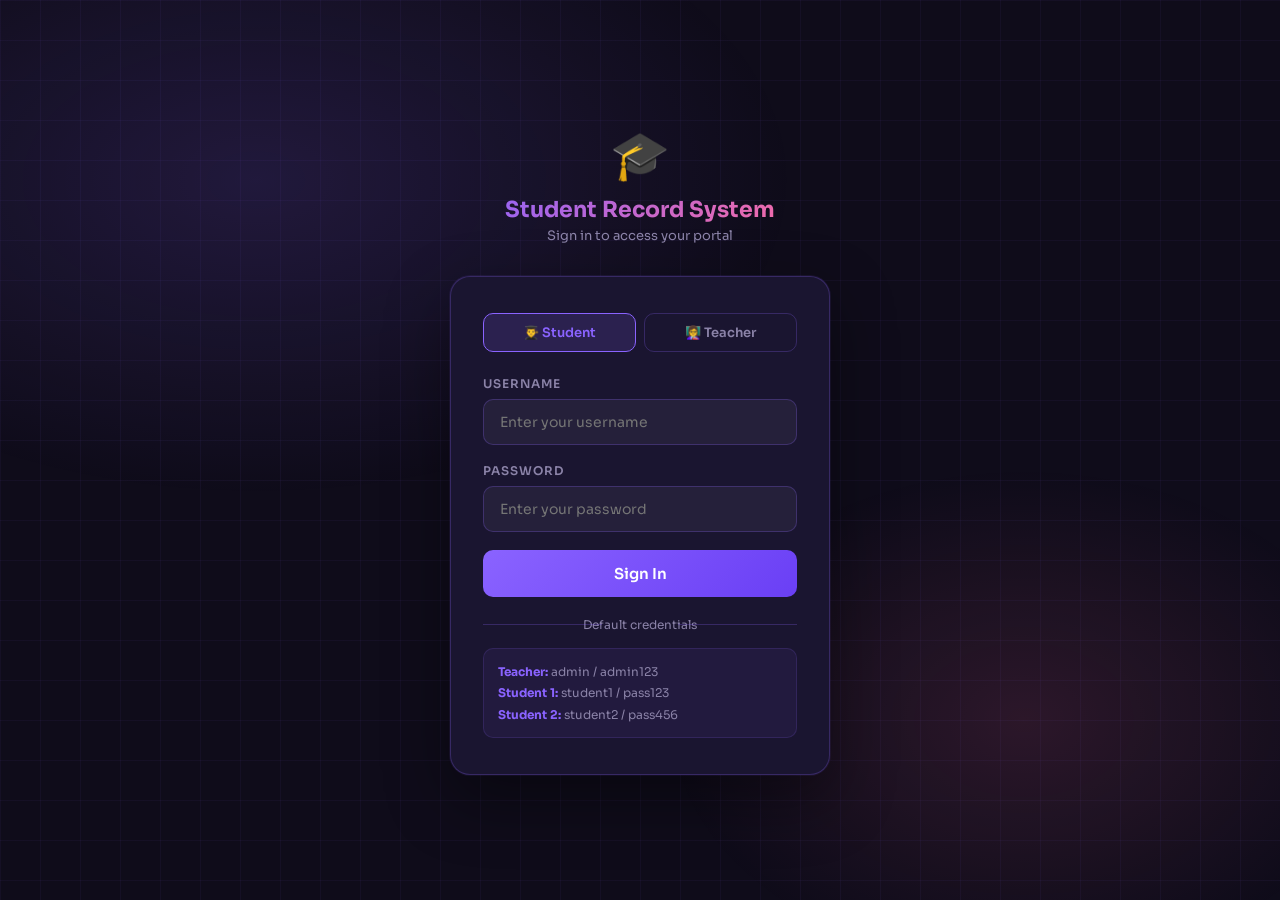
<file: templates/login.html>
<!DOCTYPE html>
<html lang="en">
<head>
    <meta charset="UTF-8">
    <title>Login – Student Record System</title>
    <link href="https://fonts.googleapis.com/css2?family=Sora:wght@300;400;600;700&display=swap" rel="stylesheet">
    <style>
        *, *::before, *::after { box-sizing: border-box; margin: 0; padding: 0; }

        :root {
            --bg: #0f0c1a;
            --card: #1a1530;
            --border: rgba(138, 99, 255, 0.25);
            --accent: #8a63ff;
            --accent2: #ff6b9d;
            --text: #e8e0ff;
            --muted: #8b83a8;
        }

        body {
            font-family: 'Sora', sans-serif;
            background: var(--bg);
            color: var(--text);
            min-height: 100vh;
            display: flex;
            align-items: center;
            justify-content: center;
            overflow: hidden;
        }

        /* Animated background */
        body::before {
            content: '';
            position: fixed;
            inset: 0;
            background:
                radial-gradient(ellipse 60% 50% at 20% 20%, rgba(138,99,255,0.15) 0%, transparent 70%),
                radial-gradient(ellipse 40% 40% at 80% 80%, rgba(255,107,157,0.12) 0%, transparent 70%);
            z-index: 0;
        }

        .grid-bg {
            position: fixed;
            inset: 0;
            background-image:
                linear-gradient(rgba(138,99,255,0.05) 1px, transparent 1px),
                linear-gradient(90deg, rgba(138,99,255,0.05) 1px, transparent 1px);
            background-size: 40px 40px;
            z-index: 0;
        }

        .wrap {
            position: relative;
            z-index: 1;
            width: 100%;
            max-width: 420px;
            padding: 20px;
        }

        .brand {
            text-align: center;
            margin-bottom: 32px;
        }

        .brand-icon {
            font-size: 48px;
            display: block;
            margin-bottom: 10px;
            animation: float 3s ease-in-out infinite;
        }

        @keyframes float {
            0%, 100% { transform: translateY(0); }
            50% { transform: translateY(-8px); }
        }

        .brand h1 {
            font-size: 22px;
            font-weight: 700;
            background: linear-gradient(135deg, var(--accent), var(--accent2));
            -webkit-background-clip: text;
            -webkit-text-fill-color: transparent;
            background-clip: text;
        }

        .brand p {
            font-size: 13px;
            color: var(--muted);
            margin-top: 4px;
        }

        .card {
            background: var(--card);
            border: 1px solid var(--border);
            border-radius: 20px;
            padding: 36px 32px;
            box-shadow: 0 24px 64px rgba(0,0,0,0.4), 0 0 0 1px rgba(138,99,255,0.1);
            animation: slideUp 0.5s cubic-bezier(0.16, 1, 0.3, 1);
        }

        @keyframes slideUp {
            from { opacity: 0; transform: translateY(30px); }
            to   { opacity: 1; transform: translateY(0); }
        }

        .field {
            margin-bottom: 18px;
        }

        .field label {
            display: block;
            font-size: 12px;
            font-weight: 600;
            color: var(--muted);
            text-transform: uppercase;
            letter-spacing: 0.08em;
            margin-bottom: 8px;
        }

        .field input {
            width: 100%;
            padding: 13px 16px;
            background: rgba(255,255,255,0.05);
            border: 1px solid var(--border);
            border-radius: 10px;
            color: var(--text);
            font-family: 'Sora', sans-serif;
            font-size: 14px;
            transition: border-color 0.2s, box-shadow 0.2s;
            outline: none;
        }

        .field input:focus {
            border-color: var(--accent);
            box-shadow: 0 0 0 3px rgba(138,99,255,0.15);
        }

        .role-toggle {
            display: flex;
            gap: 8px;
            margin-bottom: 24px;
        }

        .role-btn {
            flex: 1;
            padding: 10px;
            border: 1px solid var(--border);
            border-radius: 10px;
            background: transparent;
            color: var(--muted);
            font-family: 'Sora', sans-serif;
            font-size: 13px;
            font-weight: 600;
            cursor: pointer;
            transition: all 0.2s;
        }

        .role-btn.active {
            background: rgba(138,99,255,0.15);
            border-color: var(--accent);
            color: var(--accent);
        }

        .btn-login {
            width: 100%;
            padding: 14px;
            background: linear-gradient(135deg, var(--accent), #6a3ff5);
            border: none;
            border-radius: 10px;
            color: white;
            font-family: 'Sora', sans-serif;
            font-size: 15px;
            font-weight: 600;
            cursor: pointer;
            transition: all 0.3s;
            position: relative;
            overflow: hidden;
        }

        .btn-login::after {
            content: '';
            position: absolute;
            inset: 0;
            background: linear-gradient(135deg, rgba(255,255,255,0.1), transparent);
            opacity: 0;
            transition: opacity 0.2s;
        }

        .btn-login:hover::after { opacity: 1; }
        .btn-login:hover { transform: translateY(-1px); box-shadow: 0 8px 24px rgba(138,99,255,0.4); }
        .btn-login:active { transform: translateY(0); }

        .alert {
            padding: 12px 16px;
            border-radius: 10px;
            font-size: 13px;
            margin-bottom: 18px;
            display: none;
        }

        .alert.error {
            background: rgba(255, 75, 75, 0.12);
            border: 1px solid rgba(255, 75, 75, 0.3);
            color: #ff7b7b;
        }

        .alert.success {
            background: rgba(75, 210, 143, 0.12);
            border: 1px solid rgba(75, 210, 143, 0.3);
            color: #4bd28f;
        }

        .divider {
            text-align: center;
            font-size: 12px;
            color: var(--muted);
            margin: 20px 0 16px;
            position: relative;
        }

        .divider::before, .divider::after {
            content: '';
            position: absolute;
            top: 50%;
            width: 38%;
            height: 1px;
            background: var(--border);
        }
        .divider::before { left: 0; }
        .divider::after { right: 0; }

        .demo-creds {
            background: rgba(138,99,255,0.07);
            border: 1px solid rgba(138,99,255,0.15);
            border-radius: 10px;
            padding: 12px 14px;
            font-size: 12px;
            color: var(--muted);
            line-height: 1.8;
        }

        .demo-creds strong { color: var(--accent); }

        .spinner {
            display: none;
            width: 18px;
            height: 18px;
            border: 2px solid rgba(255,255,255,0.3);
            border-top-color: white;
            border-radius: 50%;
            animation: spin 0.6s linear infinite;
            margin: 0 auto;
        }

        @keyframes spin { to { transform: rotate(360deg); } }
    </style>
</head>
<body>
<div class="grid-bg"></div>

<div class="wrap">
    <div class="brand">
        <span class="brand-icon">🎓</span>
        <h1>Student Record System</h1>
        <p>Sign in to access your portal</p>
    </div>

    <div class="card">
        <div class="role-toggle">
            <button class="role-btn active" onclick="setRole('student', this)">👨‍🎓 Student</button>
            <button class="role-btn" onclick="setRole('teacher', this)">👩‍🏫 Teacher</button>
        </div>

        <div class="alert" id="alert"></div>

        <div class="field">
            <label>Username</label>
            <input type="text" id="username" placeholder="Enter your username" autocomplete="username">
        </div>

        <div class="field">
            <label>Password</label>
            <input type="password" id="password" placeholder="Enter your password" autocomplete="current-password">
        </div>

        <button class="btn-login" onclick="doLogin()" id="loginBtn">
            <span id="btnText">Sign In</span>
            <div class="spinner" id="spinner"></div>
        </button>

        <div class="divider">Default credentials</div>

        <div class="demo-creds">
            <strong>Teacher:</strong> admin / admin123<br>
            <strong>Student 1:</strong> student1 / pass123<br>
            <strong>Student 2:</strong> student2 / pass456
        </div>
    </div>
</div>

<script>
    let selectedRole = 'student';

    function setRole(role, btn) {
        selectedRole = role;
        document.querySelectorAll('.role-btn').forEach(b => b.classList.remove('active'));
        btn.classList.add('active');
    }

    document.getElementById('password').addEventListener('keydown', e => {
        if (e.key === 'Enter') doLogin();
    });

    async function doLogin() {
        const username = document.getElementById('username').value.trim();
        const password = document.getElementById('password').value.trim();
        const alert = document.getElementById('alert');
        const btnText = document.getElementById('btnText');
        const spinner = document.getElementById('spinner');

        if (!username || !password) {
            showAlert('Please enter both username and password.', 'error');
            return;
        }

        btnText.style.display = 'none';
        spinner.style.display = 'block';

        try {
            const res = await fetch('/login', {
                method: 'POST',
                headers: { 'Content-Type': 'application/json' },
                body: JSON.stringify({ username, password })
            });

            const data = await res.json();

            if (data.success) {
                showAlert(data.message, 'success');
                setTimeout(() => window.location.href = '/dashboard', 800);
            } else {
                showAlert(data.message || 'Login failed.', 'error');
            }
        } catch (err) {
            showAlert('Connection error. Please try again.', 'error');
        } finally {
            btnText.style.display = 'block';
            spinner.style.display = 'none';
        }
    }

    function showAlert(msg, type) {
        const el = document.getElementById('alert');
        el.textContent = msg;
        el.className = `alert ${type}`;
        el.style.display = 'block';
        setTimeout(() => el.style.display = 'none', 4000);
    }
</script>
</body>
</html>
</file>
